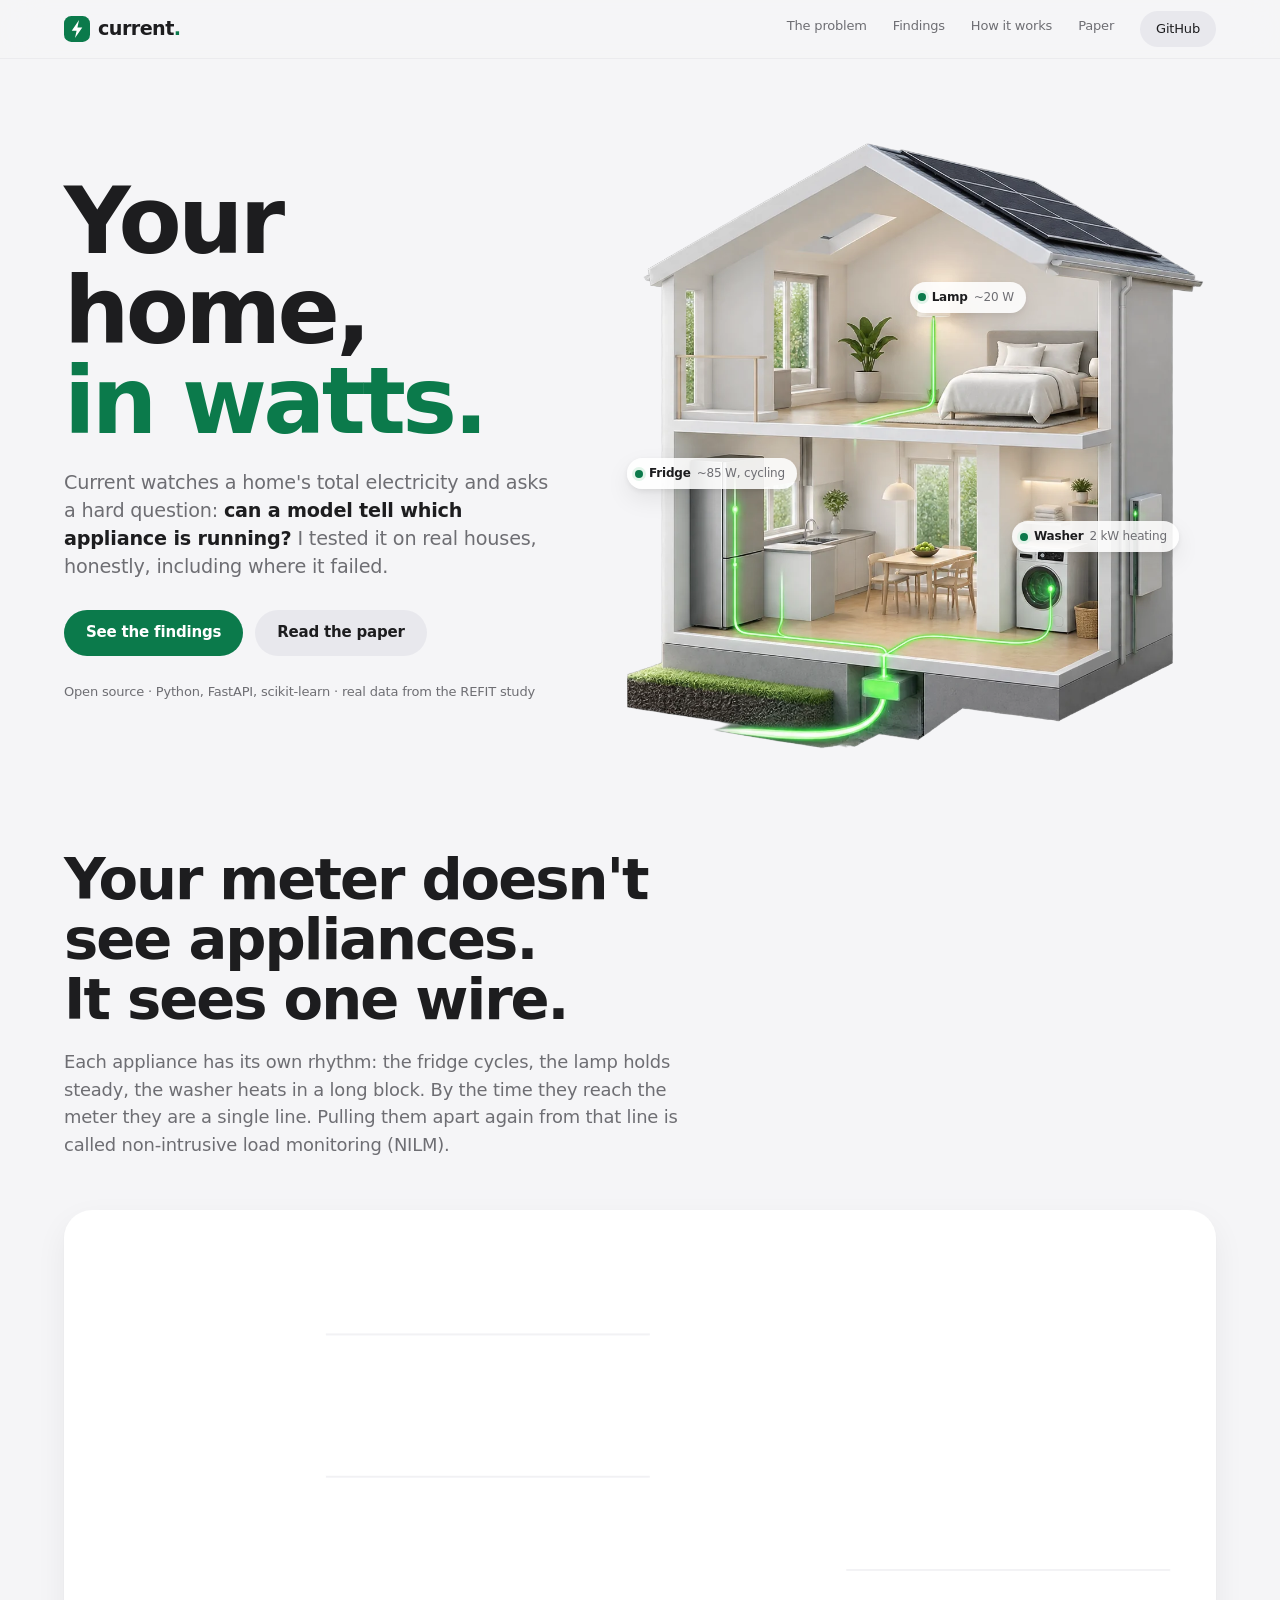
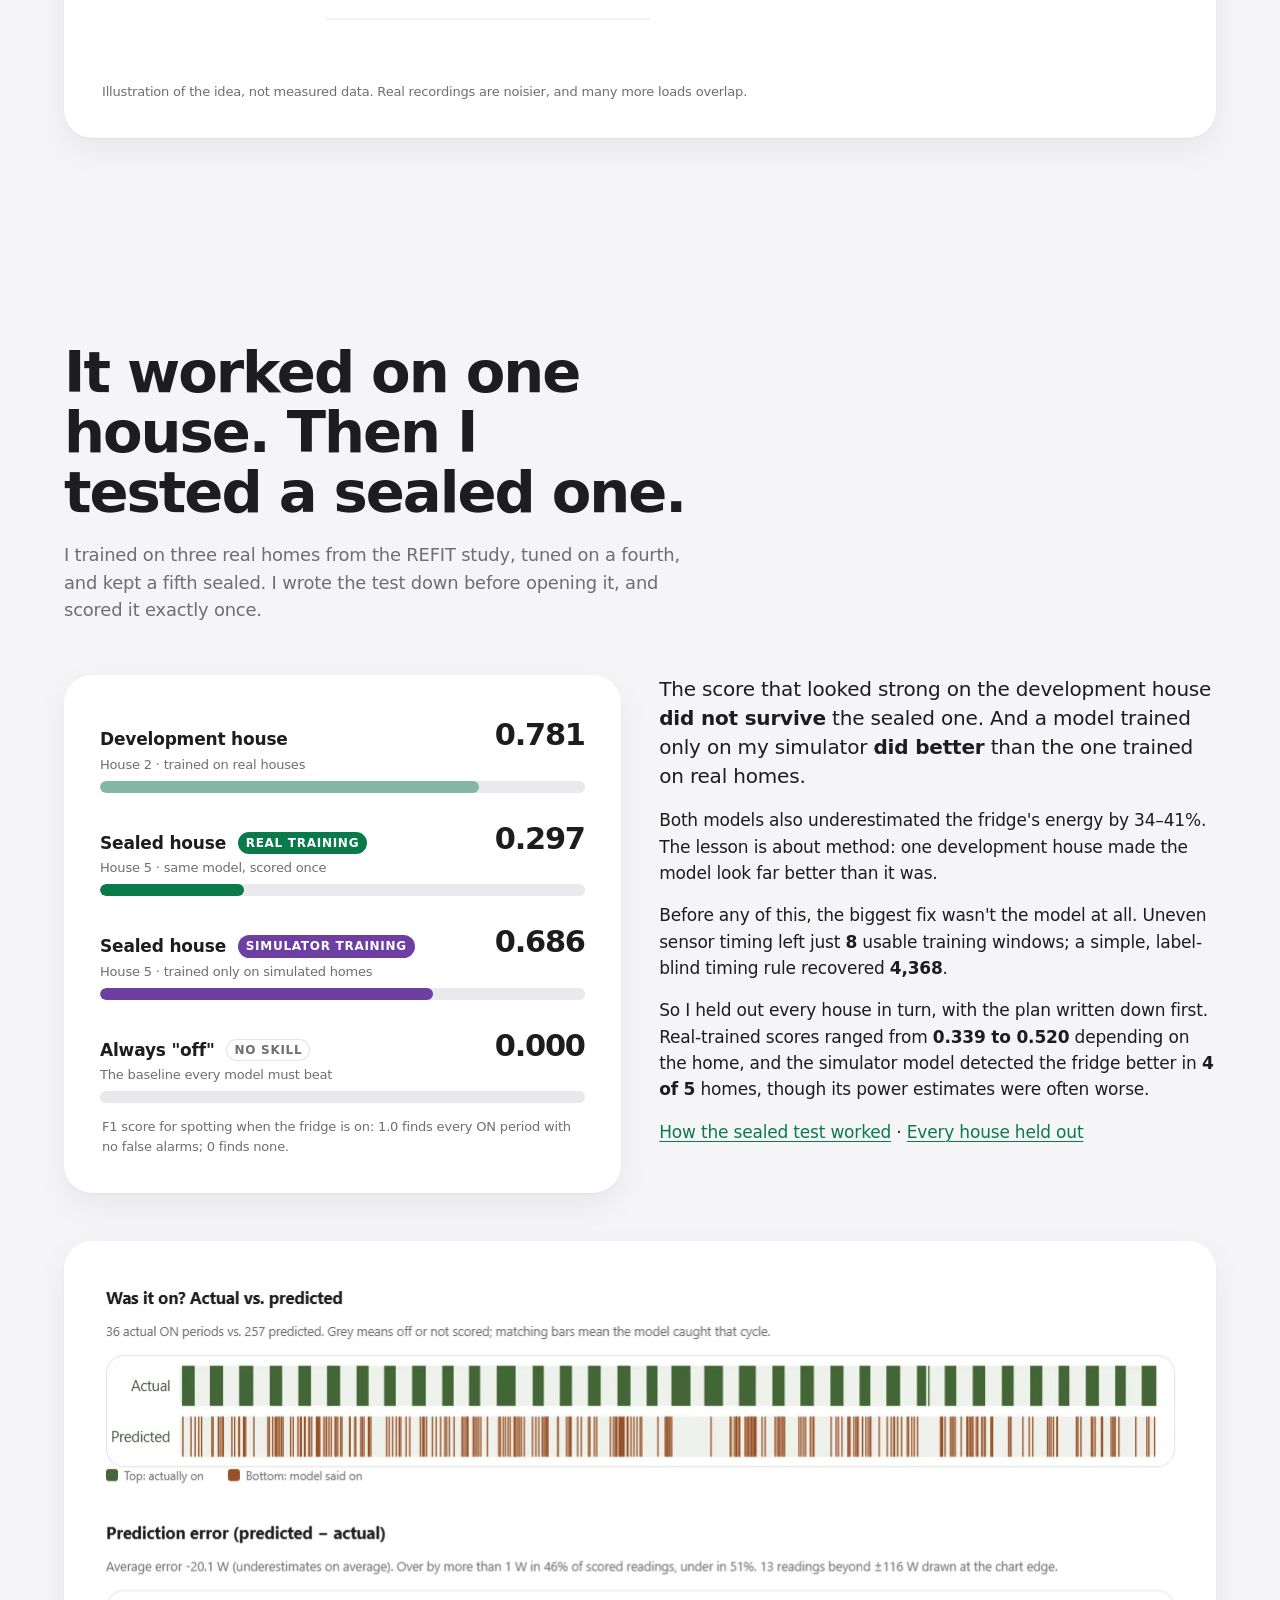
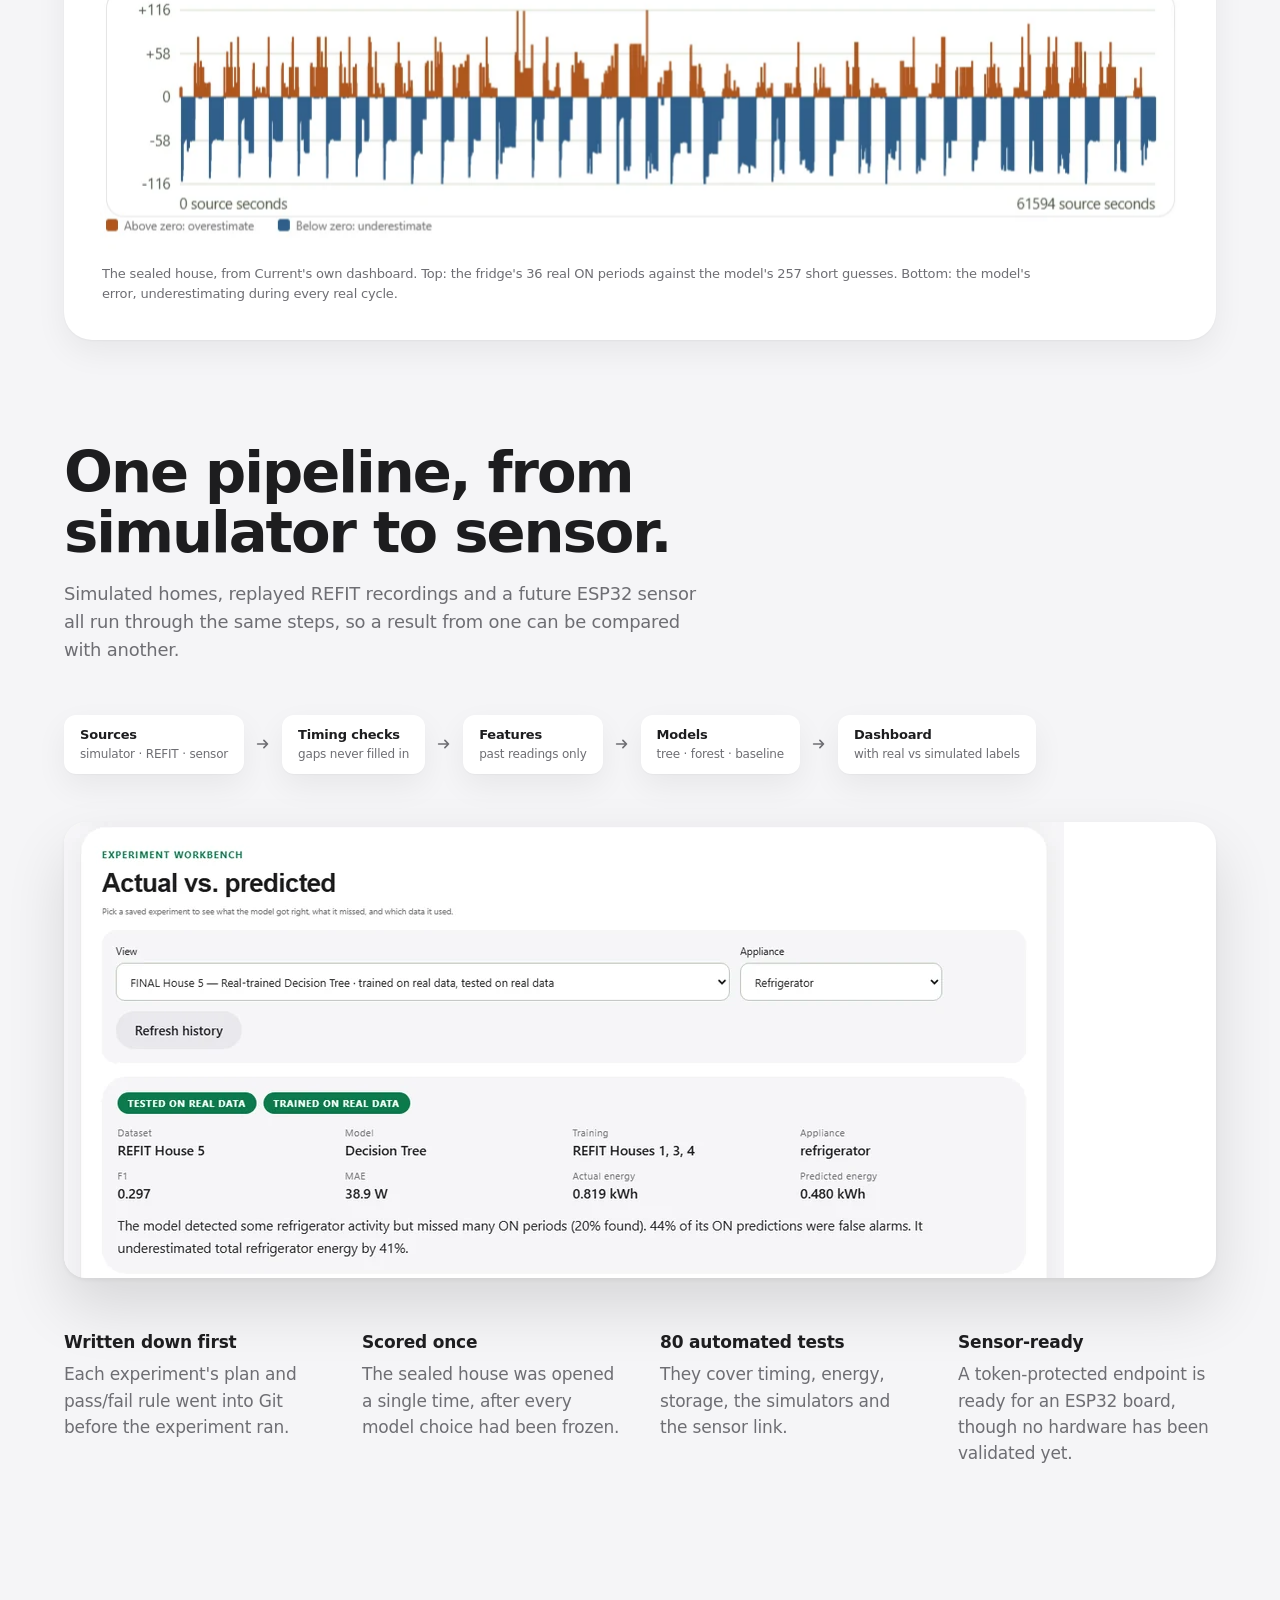
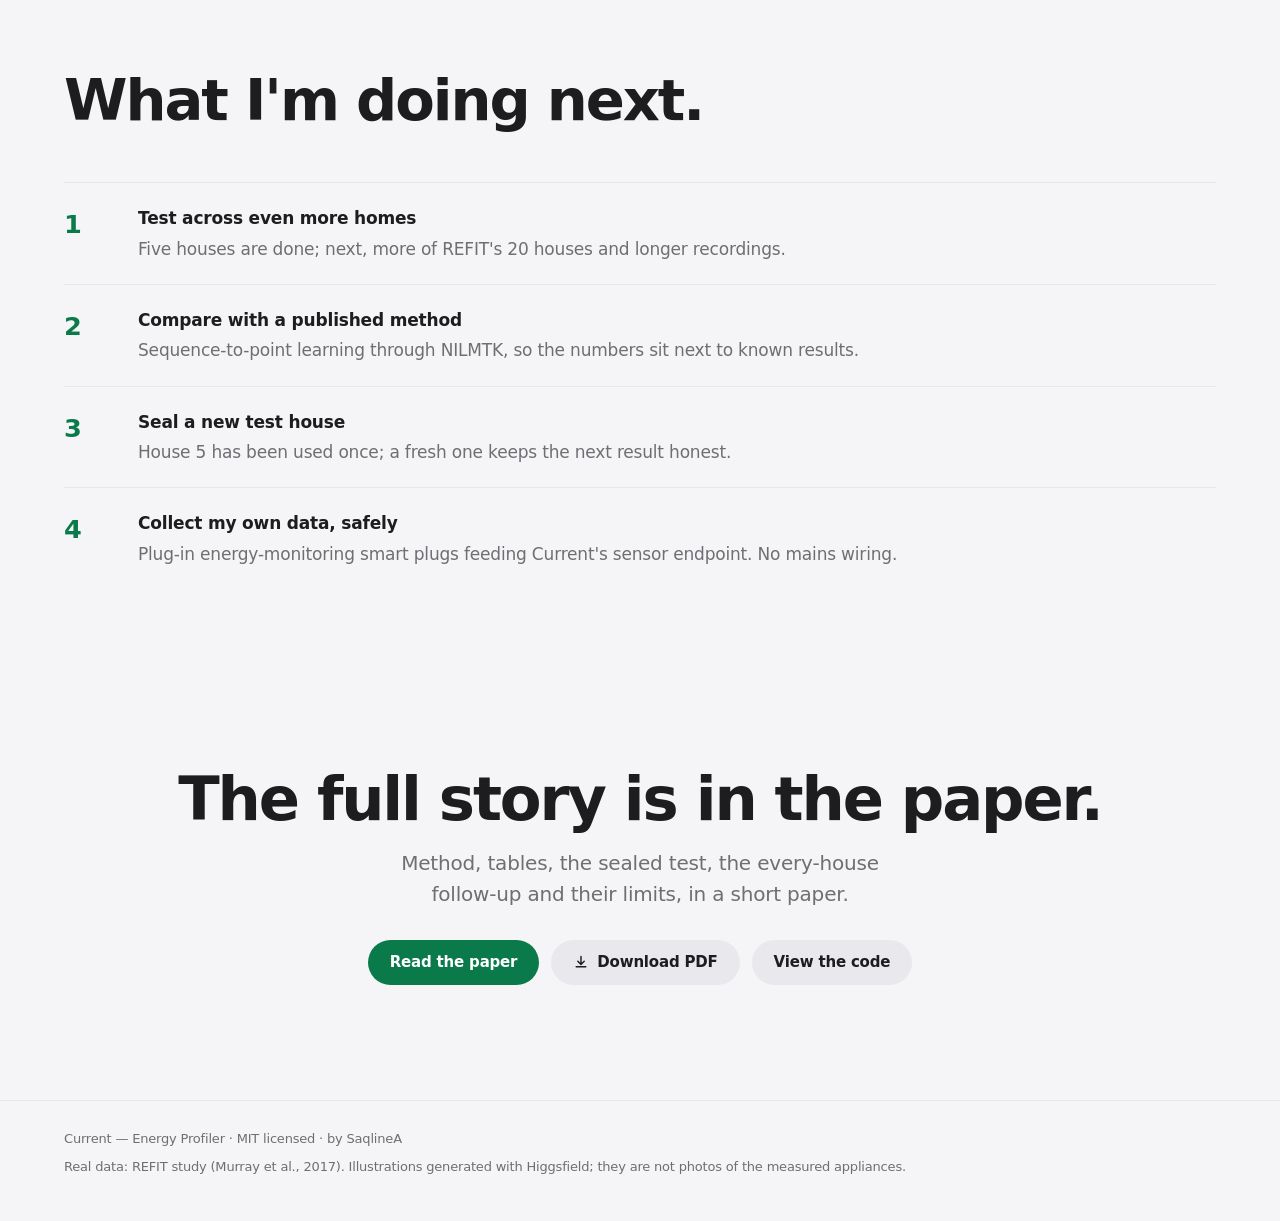
<file: docs/index.html>
<!doctype html>
<html lang="en">
<head>
  <meta charset="utf-8">
  <meta name="viewport" content="width=device-width, initial-scale=1">
  <title>Current — Can a model tell which appliance is running?</title>
  <meta name="description" content="Current is an open-source household energy lab. It tests, honestly, whether machine learning can tell which appliances are running from a home's total power.">
  <meta name="theme-color" content="#f5f5f7" media="(prefers-color-scheme: light)">
  <meta name="theme-color" content="#000000" media="(prefers-color-scheme: dark)">
  <meta property="og:title" content="Current — Energy Profiler">
  <meta property="og:description" content="Worked on one house (F1 0.781). Fell to 0.297 on a sealed one. A simulator-trained model did better. An honest NILM lab.">
  <meta property="og:image" content="https://saqlinea.github.io/energy-profiler/img/hero.webp">
  <link rel="stylesheet" href="site.css">
  <script>if (!matchMedia('(prefers-reduced-motion: reduce)').matches) document.documentElement.classList.add('intro');</script>
  <script src="site.js" defer></script>
</head>
<body>
  <a class="skip" href="#main">Skip to content</a>
  <header class="nav">
    <div class="wrap">
      <a class="wordmark" href="./" aria-label="Current home">
        <svg viewBox="0 0 32 32" aria-hidden="true"><rect width="32" height="32" rx="9" fill="#0b7a4b"/><path d="M18.5 5 9.5 18h6l-2 9 9-13h-6z" fill="#fff"/></svg>
        <span>current<b>.</b></span>
      </a>
      <ul>
        <li class="optional"><a href="#problem">The problem</a></li>
        <li><a href="#findings">Findings</a></li>
        <li class="optional"><a href="#system">How it works</a></li>
        <li class="keep"><a href="paper.html">Paper</a></li>
        <li class="keep"><a class="pill secondary small" href="https://github.com/SaqlineA/energy-profiler">GitHub</a></li>
      </ul>
    </div>
  </header>

  <main id="main">
    <section class="hero" aria-labelledby="hero-title">
      <div class="wrap">
        <div class="hero-copy">
          <h1 id="hero-title">Your home, <em>in watts.</em></h1>
          <p class="lead">Current watches a home's total electricity and asks a hard question: <strong>can a model tell which appliance is running?</strong> I tested it on real houses, honestly, including where it failed.</p>
          <div class="actions">
            <a class="pill primary" href="#findings">See the findings</a>
            <a class="pill secondary" href="paper.html">Read the paper</a>
          </div>
          <p class="credits">Open source · Python, FastAPI, scikit-learn · real data from the REFIT study</p>
        </div>
        <figure class="house" aria-label="Illustration of a house whose fridge, lamp and washing machine draw power from one meter">
          <img src="img/hero.webp" alt="" width="1047" height="1096" fetchpriority="high">
          <img class="flow" src="img/hero-lines.webp" alt="" width="1047" height="1096">
          <span class="tag" style="left:49%;top:24%"><i></i>Lamp <span>~20 W</span></span>
          <span class="tag" style="left:2%;top:52%"><i></i>Fridge <span>~85 W, cycling</span></span>
          <span class="tag" style="left:66%;top:62%"><i></i>Washer <span>2 kW heating</span></span>
        </figure>
      </div>
    </section>

    <section class="block tight" id="problem" aria-labelledby="problem-title">
      <div class="wrap">
        <div class="section-head">
          <h2 id="problem-title">Your meter doesn't see appliances. It sees one wire.</h2>
          <p>Each appliance has its own rhythm: the fridge cycles, the lamp holds steady, the washer heats in a long block. By the time they reach the meter they are a single line. Pulling them apart again from that line is called non-intrusive load monitoring (NILM).</p>
        </div>
        <div class="plate wire" id="wire">
          <svg role="img" aria-labelledby="wire-title wire-desc">
            <title id="wire-title">Three appliance signals merge into one total</title>
            <desc id="wire-desc">A fridge cycling on and off, a lamp drawing steady power and a washing machine heating, flicking and spinning add up to the one total line the meter records.</desc>
          </svg>
          <p class="caption">Illustration of the idea, not measured data. Real recordings are noisier, and many more loads overlap.</p>
        </div>
      </div>
    </section>

    <section class="block" id="findings" aria-labelledby="findings-title">
      <div class="wrap">
        <div class="section-head">
          <h2 id="findings-title">It worked on one house. Then I tested a sealed one.</h2>
          <p>I trained on three real homes from the REFIT study, tuned on a fourth, and kept a fifth sealed. I wrote the test down before opening it, and scored it exactly once.</p>
        </div>
        <div class="verdict">
          <div class="plate">
            <ul class="bars" aria-label="Fridge detection F1 scores">
              <li class="dev"><span class="what">Development house <small>House 2 · trained on real houses</small></span><span class="score">0.781</span><span class="track"><span style="width:78.1%"></span></span></li>
              <li><span class="what">Sealed house <span class="badge">REAL TRAINING</span><small>House 5 · same model, scored once</small></span><span class="score">0.297</span><span class="track"><span style="width:29.7%"></span></span></li>
              <li class="sim"><span class="what">Sealed house <span class="badge sim">SIMULATOR TRAINING</span><small>House 5 · trained only on simulated homes</small></span><span class="score">0.686</span><span class="track"><span style="width:68.6%"></span></span></li>
              <li><span class="what">Always "off" <span class="badge none">NO SKILL</span><small>The baseline every model must beat</small></span><span class="score">0.000</span><span class="track"><span style="width:0%"></span></span></li>
            </ul>
            <p class="caption">F1 score for spotting when the fridge is on: 1.0 finds every ON period with no false alarms; 0 finds none.</p>
          </div>
          <div class="verdict-text">
            <p>The score that looked strong on the development house <strong>did not survive</strong> the sealed one. And a model trained only on my simulator <strong>did better</strong> than the one trained on real homes.</p>
            <p>Both models also underestimated the fridge's energy by 34–41%. The lesson is about method: one development house made the model look far better than it was.</p>
            <p>Before any of this, the biggest fix wasn't the model at all. Uneven sensor timing left just <strong>8</strong> usable training windows; a simple, label-blind timing rule recovered <strong>4,368</strong>.</p>
            <p>So I held out every house in turn, with the plan written down first. Real-trained scores ranged from <strong>0.339 to 0.520</strong> depending on the home, and the simulator model detected the fridge better in <strong>4 of 5</strong> homes, though its power estimates were often worse.</p>
            <p><a href="paper.html#final-test">How the sealed test worked</a> · <a href="paper.html#cross-house">Every house held out</a></p>
          </div>
        </div>
        <figure class="plate figure-wide">
          <img src="img/house5-figure.webp" alt="Top: 36 real fridge ON periods as evenly spaced green bars, above the model's 257 short scattered guesses. Bottom: prediction error, below zero during every real cycle and above zero between them." width="1081" height="573" loading="lazy">
          <figcaption class="caption">The sealed house, from Current's own dashboard. Top: the fridge's 36 real ON periods against the model's 257 short guesses. Bottom: the model's error, underestimating during every real cycle.</figcaption>
        </figure>
      </div>
    </section>

    <section class="block tight" id="system" aria-labelledby="system-title">
      <div class="wrap">
        <div class="section-head">
          <h2 id="system-title">One pipeline, from simulator to sensor.</h2>
          <p>Simulated homes, replayed REFIT recordings and a future ESP32 sensor all run through the same steps, so a result from one can be compared with another.</p>
        </div>
        <ol class="pipeline" aria-label="Data pipeline">
          <li>Sources<small>simulator · REFIT · sensor</small></li>
          <li class="arrow" aria-hidden="true"><svg viewBox="0 0 20 20"><path d="M4 10h11m-4-4 4 4-4 4" fill="none" stroke="currentColor" stroke-width="1.8" stroke-linecap="round" stroke-linejoin="round"/></svg></li>
          <li>Timing checks<small>gaps never filled in</small></li>
          <li class="arrow" aria-hidden="true"><svg viewBox="0 0 20 20"><path d="M4 10h11m-4-4 4 4-4 4" fill="none" stroke="currentColor" stroke-width="1.8" stroke-linecap="round" stroke-linejoin="round"/></svg></li>
          <li>Features<small>past readings only</small></li>
          <li class="arrow" aria-hidden="true"><svg viewBox="0 0 20 20"><path d="M4 10h11m-4-4 4 4-4 4" fill="none" stroke="currentColor" stroke-width="1.8" stroke-linecap="round" stroke-linejoin="round"/></svg></li>
          <li>Models<small>tree · forest · baseline</small></li>
          <li class="arrow" aria-hidden="true"><svg viewBox="0 0 20 20"><path d="M4 10h11m-4-4 4 4-4 4" fill="none" stroke="currentColor" stroke-width="1.8" stroke-linecap="round" stroke-linejoin="round"/></svg></li>
          <li>Dashboard<small>with real vs simulated labels</small></li>
        </ol>
        <div class="screen">
          <img src="img/workbench.webp" alt="Current's experiment workbench on the House 5 final test: TESTED ON REAL DATA and TRAINED ON REAL DATA badges, F1 0.297, MAE 38.9 W, a plain-language explanation of what went wrong" width="1000" height="456" loading="lazy">
        </div>
        <dl class="facts">
          <div><dt>Written down first</dt><dd>Each experiment's plan and pass/fail rule went into Git before the experiment ran.</dd></div>
          <div><dt>Scored once</dt><dd>The sealed house was opened a single time, after every model choice had been frozen.</dd></div>
          <div><dt>80 automated tests</dt><dd>They cover timing, energy, storage, the simulators and the sensor link.</dd></div>
          <div><dt>Sensor-ready</dt><dd>A token-protected endpoint is ready for an ESP32 board, though no hardware has been validated yet.</dd></div>
        </dl>
      </div>
    </section>

    <section class="block" id="next" aria-labelledby="next-title">
      <div class="wrap">
        <div class="section-head"><h2 id="next-title">What I'm doing next.</h2></div>
        <ol class="next">
          <li><strong>Test across even more homes</strong><span>Five houses are done; next, more of REFIT's 20 houses and longer recordings.</span></li>
          <li><strong>Compare with a published method</strong><span>Sequence-to-point learning through NILMTK, so the numbers sit next to known results.</span></li>
          <li><strong>Seal a new test house</strong><span>House 5 has been used once; a fresh one keeps the next result honest.</span></li>
          <li><strong>Collect my own data, safely</strong><span>Plug-in energy-monitoring smart plugs feeding Current's sensor endpoint. No mains wiring.</span></li>
        </ol>
      </div>
    </section>

    <section class="close" aria-labelledby="close-title">
      <div class="wrap">
        <h2 id="close-title">The full story is in the paper.</h2>
        <p>Method, tables, the sealed test, the every-house follow-up and their limits, in a short paper.</p>
        <div class="actions">
          <a class="pill primary" href="paper.html">Read the paper</a>
          <a class="pill secondary" href="report.pdf">
            <svg viewBox="0 0 20 20" aria-hidden="true"><path d="M10 3v10m-4-4 4 4 4-4M4 16h12" fill="none" stroke="currentColor" stroke-width="1.8" stroke-linecap="round" stroke-linejoin="round"/></svg>
            Download PDF
          </a>
          <a class="pill secondary" href="https://github.com/SaqlineA/energy-profiler">View the code</a>
        </div>
      </div>
    </section>
  </main>

  <footer>
    <div class="wrap">
      <span>Current — Energy Profiler · MIT licensed · by SaqlineA</span>
      <span>Real data: REFIT study (Murray et al., 2017). Illustrations generated with Higgsfield; they are not photos of the measured appliances.</span>
    </div>
  </footer>
</body>
</html>
</file>
<file: docs/site.css>
/* Current project site: the Honest Showroom world (see DESIGN.md). Static, no build step. */
:root {
  --ink: #1d1d1f;
  --quiet: #6e6e73;
  --paper: #f5f5f7;
  --surface: #ffffff;
  --hairline: #e5e5ea;
  --fill: #e8e8ed;
  --green: #0b7a4b;
  --action: #0b7a4b; /* White text sits on this in both themes (5.4:1). */
  --action-hover: #06552f;
  --green-deep: #06552f;
  --green-bright: #13a86a;
  --mint: #e3f4ea;
  --violet: #6e3fa3;
  --measured: #426635;
  --estimate: #995127;
  --shadow: 0 1px 2px rgba(0, 0, 0, .04), 0 12px 32px rgba(0, 0, 0, .06);
  --font: -apple-system, BlinkMacSystemFont, 'SF Pro Display', 'SF Pro Text', 'Helvetica Neue', 'Segoe UI', system-ui, sans-serif;
  --ease-out: cubic-bezier(.16, 1, .3, 1);
  --gutter: clamp(20px, 5vw, 64px);
  color-scheme: light;
}
@media (prefers-color-scheme: dark) {
  :root {
    --ink: #f5f5f7; --quiet: #a1a1a6; --paper: #000000; --surface: #1c1c1e; --hairline: #38383a;
    --fill: #2c2c2e; --green: #30d158; --green-deep: #0b7a4b; --mint: #1e3a2a; --violet: #7d52a3;
    --shadow: 0 1px 2px rgba(0, 0, 0, .4), 0 12px 32px rgba(0, 0, 0, .35);
    color-scheme: dark;
  }
}

* { box-sizing: border-box; }
html { scroll-behavior: smooth; scroll-padding-top: 76px; }
body {
  margin: 0; background: var(--paper); color: var(--ink);
  font: 400 1.0625rem/1.55 var(--font); letter-spacing: -0.011em;
  -webkit-font-smoothing: antialiased; text-rendering: optimizeLegibility;
}
img { max-width: 100%; height: auto; display: block; }
a { color: var(--green); text-underline-offset: .18em; text-decoration-thickness: 1px; }
::selection { background: var(--mint); color: var(--ink); }
:focus-visible { outline: 3px solid var(--green); outline-offset: 3px; }
html { scrollbar-color: var(--hairline) transparent; }
h1, h2, h3 { text-wrap: balance; margin: 0; }
p { text-wrap: pretty; }
.wrap { width: min(1180px, 100% - 2 * var(--gutter)); margin-inline: auto; }
.skip { position: absolute; left: -9999px; }
.skip:focus { left: 16px; top: 12px; z-index: 50; background: var(--surface); padding: 10px 14px; border-radius: 12px; }

/* Navigation: the only glass on the page. */
.nav {
  position: sticky; top: 0; z-index: 20;
  background: color-mix(in srgb, var(--paper) 78%, transparent);
  backdrop-filter: saturate(1.6) blur(20px); -webkit-backdrop-filter: saturate(1.6) blur(20px);
  border-bottom: 1px solid color-mix(in srgb, var(--hairline) 70%, transparent);
}
.nav .wrap { display: flex; align-items: center; gap: 28px; height: 58px; }
.wordmark { display: inline-flex; align-items: center; gap: 8px; color: var(--ink); text-decoration: none; font-weight: 700; font-size: 1.2rem; letter-spacing: -0.03em; }
.wordmark svg { width: 26px; height: 26px; }
.wordmark b { color: var(--green); }
.nav ul { display: flex; gap: 26px; list-style: none; margin: 0 0 0 auto; padding: 0; }
.nav ul a { color: var(--quiet); text-decoration: none; font-size: .8125rem; font-weight: 500; }
.nav ul a:hover { color: var(--ink); }

/* Pills. */
.pill {
  display: inline-flex; align-items: center; gap: 8px; min-height: 44px; padding: 11px 22px;
  border-radius: 980px; font-weight: 600; font-size: .9375rem; text-decoration: none; white-space: nowrap;
  transition: background-color 180ms ease, transform 180ms ease;
}
.pill svg { width: 16px; height: 16px; }
.pill.primary { background: var(--action); color: #fff; }
.pill.primary:hover { background: var(--action-hover); }
.pill.secondary { background: var(--fill); color: var(--ink); }
.pill.secondary:hover { background: color-mix(in srgb, var(--fill) 80%, var(--ink) 8%); }
.pill:active { transform: scale(.98); }
.pill.small { min-height: 36px; padding: 8px 16px; font-size: .8125rem; }

/* Hero: the house is the star. */
.hero { padding: clamp(32px, 6vw, 72px) 0 clamp(40px, 7vw, 96px); overflow: hidden; }
.hero .wrap { display: grid; grid-template-columns: minmax(0, 46fr) minmax(0, 54fr); align-items: center; gap: clamp(16px, 3vw, 48px); }
.hero h1 { font-size: clamp(3rem, 7.2vw, 5.75rem); line-height: .98; letter-spacing: -0.04em; font-weight: 700; }
.hero h1 em { font-style: normal; color: var(--green); }
.lead { margin: 22px 0 30px; max-width: 31rem; font-size: clamp(1.1rem, 1.5vw, 1.3rem); line-height: 1.45; color: var(--quiet); }
.lead strong { color: var(--ink); font-weight: 600; }
.actions { display: flex; flex-wrap: wrap; gap: 12px; }
.credits { margin-top: 26px; font-size: .8125rem; color: var(--quiet); }

.house { position: relative; margin: 0; aspect-ratio: 1047 / 1096; max-height: 78vh; justify-self: center; width: 100%; }
.house img { position: absolute; inset: 0; width: 100%; height: 100%; object-fit: contain; }
.house .flow {
  /* The render's own green lines, with a bright band travelling up from the meter. */
  filter: drop-shadow(0 0 6px rgba(48, 209, 88, .85)) brightness(1.25);
  -webkit-mask-image: linear-gradient(to top, transparent 0%, #000 12%, #000 22%, transparent 34%);
          mask-image: linear-gradient(to top, transparent 0%, #000 12%, #000 22%, transparent 34%);
  -webkit-mask-size: 100% 300%; mask-size: 100% 300%;
  -webkit-mask-repeat: no-repeat; mask-repeat: no-repeat;
  animation: flow 3.6s linear infinite;
}
@keyframes flow {
  from { -webkit-mask-position: 0 0%; mask-position: 0 0%; }
  to { -webkit-mask-position: 0 100%; mask-position: 0 100%; }
}
.tag {
  position: absolute; display: inline-flex; align-items: center; gap: 6px; padding: 6px 12px 6px 8px;
  border-radius: 980px; background: color-mix(in srgb, var(--surface) 88%, transparent);
  box-shadow: 0 2px 6px rgba(0, 0, 0, .08), 0 10px 24px rgba(0, 0, 0, .08);
  font-size: .75rem; font-weight: 600; white-space: nowrap; color: var(--ink);
  font-variant-numeric: tabular-nums;
}
.tag i { width: 8px; height: 8px; border-radius: 50%; background: var(--green); box-shadow: 0 0 0 3px var(--mint); }
.tag span { color: var(--quiet); font-weight: 500; }

/* Sections. */
section.block { padding: clamp(56px, 8vw, 112px) 0; }
section.block.tight { padding-top: 0; }
.section-head { max-width: 46rem; margin-bottom: clamp(32px, 4vw, 56px); }
.section-head h2 { font-size: clamp(2.1rem, 4.6vw, 3.6rem); line-height: 1.04; letter-spacing: -0.035em; font-weight: 700; }
.section-head p { margin: 18px 0 0; font-size: clamp(1.05rem, 1.4vw, 1.2rem); color: var(--quiet); max-width: 40rem; }
.plate { background: var(--surface); border-radius: 28px; box-shadow: var(--shadow); padding: clamp(18px, 3vw, 36px); }
.caption { margin: 14px 2px 0; font-size: .8125rem; color: var(--quiet); max-width: 60rem; }

/* One wire: the signature diagram. */
.wire svg { width: 100%; height: auto; display: block; overflow: visible; }
.wire .label { font: 600 15px var(--font); fill: var(--ink); }
.wire .sub { font: 500 12px var(--font); fill: var(--quiet); }
.wire .trace { fill: none; stroke-width: 2.4; stroke-linejoin: round; stroke-linecap: round; }
.wire .route { fill: none; stroke-width: 2; stroke-linecap: round; opacity: .55; }
.wire .total { fill: none; stroke: var(--ink); stroke-width: 2.6; stroke-linejoin: round; }
.wire .meter { fill: var(--surface); stroke: var(--hairline); }
.wire.armed .draw { stroke-dasharray: var(--len); stroke-dashoffset: var(--len); }
.wire.play .draw { animation: draw var(--dur, 1.2s) var(--ease-out) var(--delay, 0s) forwards; }
@keyframes draw { to { stroke-dashoffset: 0; } }
.wire.armed .fade { opacity: 0; transform: translateX(-6px); }
.wire.play .fade { animation: fadein .7s var(--ease-out) var(--delay, 0s) forwards; }
@keyframes fadein { to { opacity: 1; transform: none; } }
@supports (animation-timeline: view()) {
  .wire.scroll .draw { animation: draw linear both; animation-timeline: view(); animation-range: entry 20% cover calc(32% + var(--step, 0) * 9%); }
  .wire.scroll .fade { animation: fadein linear both; animation-timeline: view(); animation-range: entry 20% cover calc(28% + var(--step, 0) * 9%); }
}

/* Findings. */
.verdict { display: grid; grid-template-columns: minmax(0, 1fr) minmax(0, 1fr); gap: clamp(20px, 3vw, 40px); align-items: start; }
.bars { margin: 0; padding: 0; list-style: none; display: grid; gap: 22px; }
.bars li { display: grid; grid-template-columns: 1fr auto; gap: 6px 16px; align-items: baseline; }
.bars .what { font-weight: 600; font-size: 1.0625rem; }
.bars .what small { display: block; font-weight: 500; color: var(--quiet); font-size: .8125rem; margin-top: 2px; }
.bars .score { font-size: 1.9rem; font-weight: 700; letter-spacing: -0.04em; font-variant-numeric: tabular-nums; }
.bars .track { grid-column: 1 / -1; height: 12px; border-radius: 99px; background: var(--fill); overflow: hidden; }
.bars .track span { display: block; height: 100%; border-radius: inherit; background: var(--green); }
.bars .sim .track span { background: var(--violet); }
.bars .dev .track span { opacity: .45; }
.badge { display: inline-block; margin-left: 6px; padding: 2px 8px; border-radius: 99px; font-size: .75rem; font-weight: 700; letter-spacing: .06em; vertical-align: 2px; color: #fff; background: var(--action); }
.badge.sim { background: #6e3fa3; } /* Fixed so white text keeps 7:1 in both themes. */
.badge.none { background: var(--surface); color: var(--quiet); box-shadow: inset 0 0 0 1px var(--hairline); }
.verdict-text p { margin: 0 0 16px; }
.verdict-text p:first-child { font-size: 1.25rem; line-height: 1.45; color: var(--ink); }
.figure-wide { margin: clamp(28px, 4vw, 48px) 0 0; }
.figure-wide img { border-radius: 12px; width: 100%; }

/* System. */
.pipeline { display: flex; flex-wrap: wrap; align-items: center; gap: 10px; margin: 0 0 clamp(28px, 4vw, 48px); padding: 0; list-style: none; }
.pipeline li { padding: 10px 16px; border-radius: 12px; background: var(--surface); box-shadow: var(--shadow); font-size: .8125rem; font-weight: 600; }
.pipeline li small { display: block; font-weight: 500; color: var(--quiet); font-size: .75rem; }
.pipeline .arrow { padding: 0; background: none; box-shadow: none; color: var(--quiet); }
.pipeline .arrow svg { width: 18px; height: 18px; display: block; }
.screen { border-radius: 22px; overflow: hidden; box-shadow: 0 2px 4px rgba(0, 0, 0, .05), 0 30px 60px rgba(0, 0, 0, .12); background: var(--surface); }
.facts { display: grid; grid-template-columns: repeat(auto-fit, minmax(200px, 1fr)); gap: 28px 40px; margin: clamp(32px, 4vw, 52px) 0 0; }
.facts dt { font-weight: 700; font-size: 1.0625rem; }
.facts dd { margin: 6px 0 0; color: var(--quiet); font-size: 1.0625rem; }

/* Next and close. */
.next { counter-reset: step; list-style: none; padding: 0; margin: 0; display: grid; gap: 0; }
.next li { counter-increment: step; display: grid; grid-template-columns: 56px 1fr; gap: 4px 18px; padding: 22px 0; border-top: 1px solid var(--hairline); }
.next li::before { content: counter(step); grid-row: span 2; font-size: 1.6rem; font-weight: 700; color: var(--green); letter-spacing: -0.03em; font-variant-numeric: tabular-nums; }
.next strong { font-size: 1.0625rem; }
.next span { color: var(--quiet); }
.close { text-align: center; padding: clamp(40px, 6vw, 88px) 0 clamp(72px, 9vw, 120px); }
.close h2 { font-size: clamp(2.2rem, 5vw, 3.8rem); letter-spacing: -0.035em; line-height: 1.04; }
.close p { color: var(--quiet); margin: 16px auto 30px; max-width: 34rem; font-size: 1.25rem; }
.close .actions { justify-content: center; }
footer { border-top: 1px solid var(--hairline); padding: 28px 0 44px; font-size: .8125rem; color: var(--quiet); }
footer .wrap { display: flex; flex-wrap: wrap; gap: 8px 28px; justify-content: space-between; }

/* Hero entrance: visible by default; JS adds .intro only when motion is allowed. */
.intro .hero-copy > * { opacity: 0; transform: translateY(14px); animation: rise .9s var(--ease-out) forwards; }
.intro .hero-copy > :nth-child(2) { animation-delay: .08s; }
.intro .hero-copy > :nth-child(3) { animation-delay: .16s; }
.intro .hero-copy > :nth-child(4) { animation-delay: .24s; }
.intro .house { opacity: 0; transform: scale(.96) translateY(10px); animation: rise 1.2s var(--ease-out) .1s forwards; }
.intro .tag { opacity: 0; animation: rise .8s var(--ease-out) forwards; }
.intro .tag:nth-of-type(1) { animation-delay: .9s; }
.intro .tag:nth-of-type(2) { animation-delay: 1.05s; }
.intro .tag:nth-of-type(3) { animation-delay: 1.2s; }
@keyframes rise { to { opacity: 1; transform: none; } }

@media (max-width: 860px) {
  .hero .wrap, .verdict { grid-template-columns: minmax(0, 1fr); }
  .house { max-height: none; max-width: 520px; }
  .nav ul { gap: 18px; }
  .nav ul li.optional { display: none; }
}
@media (max-width: 620px) {
  .pipeline { flex-direction: column; align-items: stretch; }
  .pipeline .arrow { align-self: center; transform: rotate(90deg); }
}
@media (max-width: 520px) {
  .tag { font-size: .75rem; padding: 4px 9px 4px 6px; }
  .tag span { display: none; }
  .nav ul li:not(.keep) { display: none; }
}
@media (prefers-reduced-motion: reduce) {
  html { scroll-behavior: auto; }
  *, *::before, *::after { animation: none !important; transition: none !important; }
  .house .flow { -webkit-mask-image: none; mask-image: none; opacity: .6; }
}
@media (prefers-reduced-transparency: reduce), (prefers-contrast: more) {
  .nav { background: var(--paper); backdrop-filter: none; -webkit-backdrop-filter: none; }
  .plate, .pipeline li, .screen { box-shadow: none; outline: 1px solid var(--hairline); }
}

/* Paper (paper.html): text scrolls, the figure for the current section stays pinned. */
.paper-head { padding: clamp(40px, 7vw, 88px) 0 clamp(28px, 4vw, 48px); }
.paper-head h1 { font-size: clamp(2.2rem, 4.8vw, 3.9rem); line-height: 1.04; letter-spacing: -0.035em; max-width: 22ch; }
.paper-head p { color: var(--quiet); margin: 16px 0 24px; }
.paper { display: grid; grid-template-columns: minmax(0, 58fr) minmax(0, 42fr); gap: clamp(28px, 4vw, 64px); padding-bottom: 120px; }
.paper article { max-width: 68ch; }
.paper article section { padding: 8px 0 36px; }
.paper article h2 { font-size: 1.6rem; letter-spacing: -0.025em; margin: 18px 0 12px; }
.paper article h2::after { content: ''; display: block; width: 28px; height: 3px; border-radius: 980px; background: var(--green); margin-top: 10px; }
.paper article p, .paper article li { color: var(--ink); }
.paper article blockquote { margin: 18px 0; padding: 14px 18px; border-radius: 18px; background: var(--surface); box-shadow: var(--shadow); font-size: 1.0625rem; }
.paper article blockquote p { margin: 0; }
.paper article table { width: 100%; border-collapse: collapse; font-size: .8125rem; font-variant-numeric: tabular-nums; margin: 14px 0; display: block; overflow-x: auto; }
.paper article th, .paper article td { padding: 7px 8px; border-bottom: 1px solid var(--hairline); text-align: left; white-space: nowrap; }
.paper article th { background: var(--surface); }
.paper article img { display: none; } /* Shown pinned beside the text instead. */
.paper article code { font-size: .9em; background: var(--fill); padding: 1px 6px; border-radius: 980px; }
.pinned { position: sticky; top: 84px; align-self: start; }
.pinned figure { margin: 0; }
.pinned .plate { padding: 16px; transition: opacity 260ms ease; }
.pinned img, .pinned svg { width: 100%; height: auto; border-radius: 12px; }
.pinned figcaption { margin-top: 12px; font-size: .8125rem; color: var(--quiet); }
.pinned.swap .plate { opacity: 0; }
.paper .inline-figure { display: none; }
.paper .inline-figure img { display: block; width: 100%; border-radius: 12px; }
.paper .inline-figure figcaption { margin-top: 12px; font-size: .8125rem; color: var(--quiet); }
@media (max-width: 960px) {
  .paper { grid-template-columns: minmax(0, 1fr); }
  .pinned { display: none; }
  .paper .inline-figure { display: block; margin: 8px 0 20px; }
}
</file>
